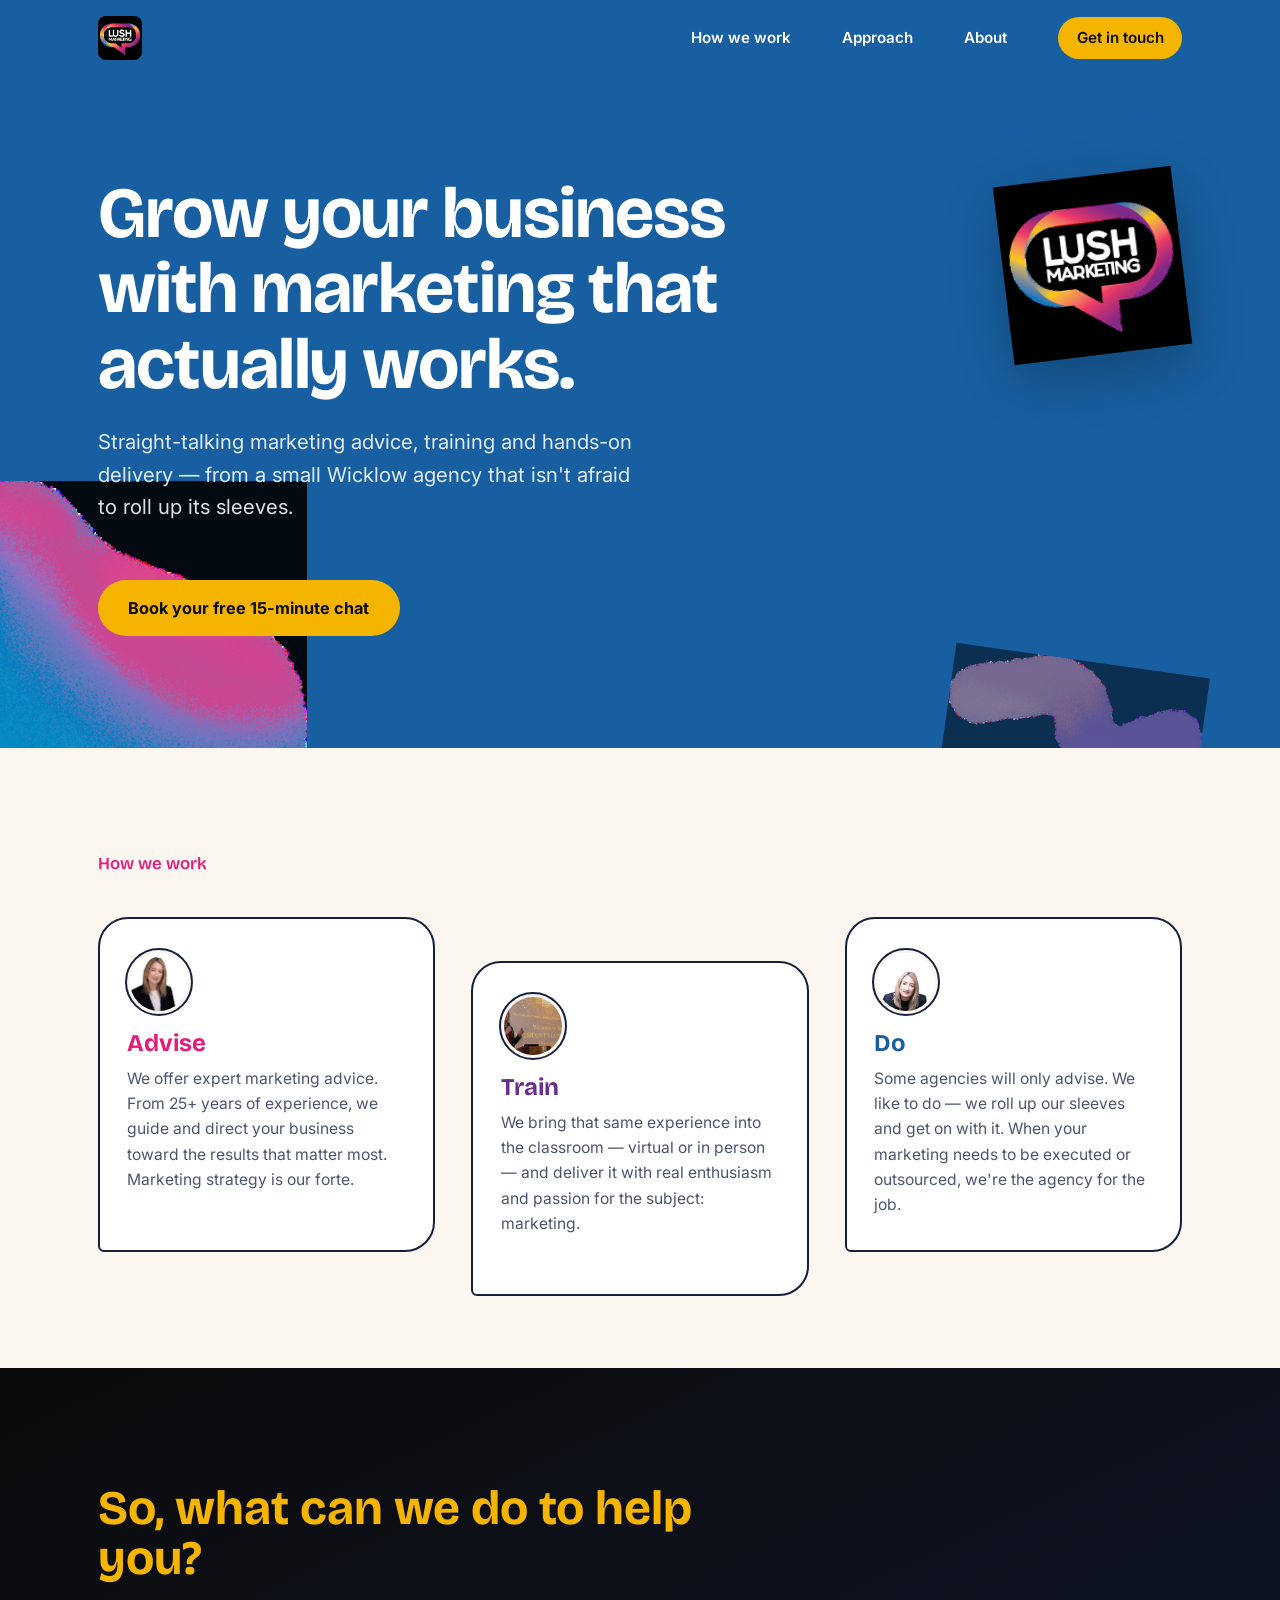
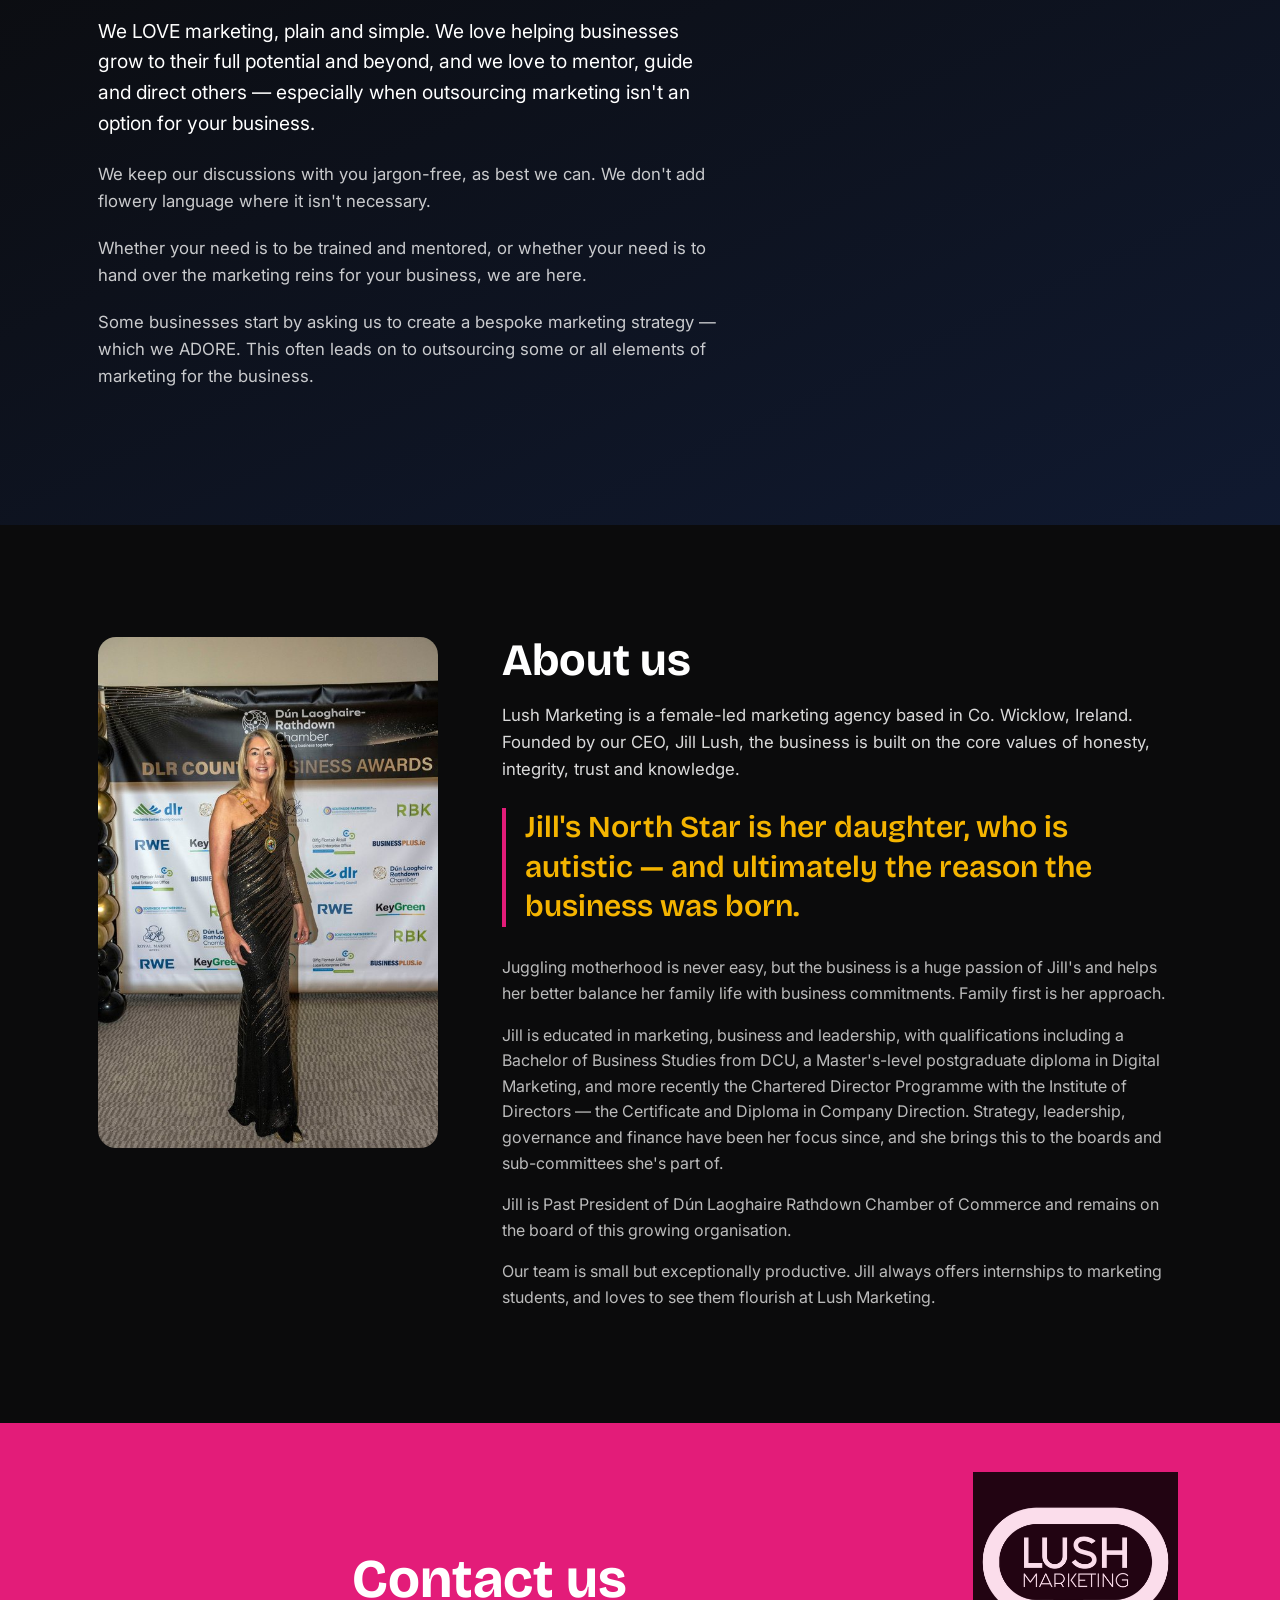
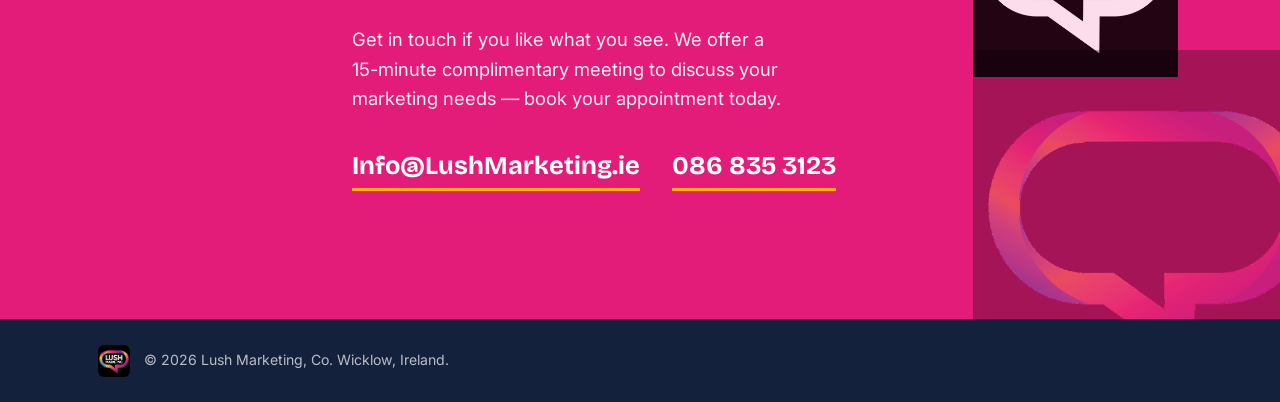
<file: index.html>
<!doctype html>
<html lang="en">
<head>
<meta charset="UTF-8">
<meta name="viewport" content="width=device-width, initial-scale=1">
<title>Lush Marketing — Grow your business with marketing that actually works</title>
<meta name="description" content="Lush Marketing is a female-led marketing agency in Co. Wicklow, Ireland. We advise, train, and do the hands-on work — plain-spoken marketing strategy and delivery.">
<link rel="icon" href="images/logo.png">
<link rel="preconnect" href="https://fonts.googleapis.com">
<link rel="preconnect" href="https://fonts.gstatic.com" crossorigin>
<link href="https://fonts.googleapis.com/css2?family=Bricolage+Grotesque:opsz,wght@12..96,400;12..96,500;12..96,600;12..96,700;12..96,800&family=Inter:wght@400;500;600;700&display=swap" rel="stylesheet">
<link rel="stylesheet" href="styles.css">
</head>
<body>

<a class="skip-link" href="#main">Skip to content</a>

<header class="site-header" id="siteHeader">
  <div class="wrap header-inner">
    <a href="#top" class="brand">
      <img src="images/logo.png" alt="Lush Marketing" width="44" height="44">
    </a>
    <nav class="site-nav" aria-label="Primary">
      <a href="#how-we-work">How we work</a>
      <a href="#approach">Approach</a>
      <a href="#about">About</a>
      <a href="#contact" class="nav-cta">Get in touch</a>
    </nav>
  </div>
</header>

<main id="main">

  <!-- HERO -->
  <section class="hero" id="top">
    <img class="hero-blob hero-blob--one" src="images/blob-teal-pink.png" alt="" aria-hidden="true">
    <img class="hero-blob hero-blob--two" src="images/blob-wide.png" alt="" aria-hidden="true">
    <div class="wrap hero-inner">
      <div class="hero-copy">
        <h1 id="heroHeadline" class="skeleton-text">Grow your business with marketing that actually works.</h1>
        <p id="heroSubhead" class="hero-subhead skeleton-text">Straight-talking marketing advice, training and hands-on delivery — from a small Wicklow agency that isn't afraid to roll up its sleeves.</p>
        <a id="heroCta" class="button button--marigold" href="mailto:Info@LushMarketing.ie">Book your free 15-minute chat</a>
      </div>
      <img class="hero-logo-sticker" src="images/logo.png" alt="" aria-hidden="true">
    </div>
  </section>

  <!-- ADVISE / TRAIN / DO -->
  <section class="pillars" id="how-we-work">
    <div class="wrap">
      <p class="section-intro">How we work</p>
      <div class="bubble-row" id="pillarsRow">
        <!-- populated by script.js, static fallback below -->
        <article class="bubble bubble--one">
          <img src="images/jill-advise.jpg" alt="Jill Lush, marketing advisor" loading="lazy">
          <h3>Advise</h3>
          <p>We offer expert marketing advice. From 25+ years of experience, we guide and direct your business toward the results that matter most. Marketing strategy is our forte.</p>
        </article>
        <article class="bubble bubble--two">
          <img src="images/jill-train.jpg" alt="Jill Lush presenting at a business event" loading="lazy">
          <h3>Train</h3>
          <p>We bring that same experience into the classroom — virtual or in person — and deliver it with real enthusiasm and passion for the subject: marketing.</p>
        </article>
        <article class="bubble bubble--three">
          <img src="images/jill-do.jpg" alt="Jill Lush, hands-on marketing delivery" loading="lazy">
          <h3>Do</h3>
          <p>Some agencies will only advise. We like to do — we roll up our sleeves and get on with it. When your marketing needs to be executed or outsourced, we're the agency for the job.</p>
        </article>
      </div>
    </div>
  </section>

  <!-- APPROACH -->
  <section class="approach" id="approach">
    <div class="wrap approach-inner">
      <h2 id="approachHeading">So, what can we do to help you?</h2>
      <div id="approachBody" class="approach-body">
        <p class="lead">We LOVE marketing, plain and simple. We love helping businesses grow to their full potential and beyond, and we love to mentor, guide and direct others — especially when outsourcing marketing isn't an option for your business.</p>
        <p>We keep our discussions with you jargon-free, as best we can. We don't add flowery language where it isn't necessary.</p>
        <p>Whether your need is to be trained and mentored, or whether your need is to hand over the marketing reins for your business, we are here.</p>
        <p>Some businesses start by asking us to create a bespoke marketing strategy — which we ADORE. This often leads on to outsourcing some or all elements of marketing for the business.</p>
      </div>
    </div>
  </section>

  <!-- ABOUT -->
  <section class="about" id="about">
    <div class="wrap about-inner">
      <div class="about-media">
        <img src="images/jill-about.jpg" alt="Jill Lush, founder and CEO of Lush Marketing, at the DLR County Business Awards" loading="lazy">
      </div>
      <div class="about-copy">
        <h2 id="aboutHeading">About us</h2>
        <p id="aboutIntro">Lush Marketing is a female-led marketing agency based in Co. Wicklow, Ireland. Founded by our CEO, Jill Lush, the business is built on the core values of honesty, integrity, trust and knowledge.</p>
        <blockquote id="aboutQuote">Jill's North Star is her daughter, who is autistic — and ultimately the reason the business was born.</blockquote>
        <div id="aboutParagraphs" class="about-paragraphs">
          <p>Juggling motherhood is never easy, but the business is a huge passion of Jill's and helps her better balance her family life with business commitments. Family first is her approach.</p>
          <p>Jill is educated in marketing, business and leadership, with qualifications including a Bachelor of Business Studies from DCU, a Master's-level postgraduate diploma in Digital Marketing, and more recently the Chartered Director Programme with the Institute of Directors — the Certificate and Diploma in Company Direction. Strategy, leadership, governance and finance have been her focus since, and she brings this to the boards and sub-committees she's part of.</p>
          <p>Jill is Past President of Dún Laoghaire Rathdown Chamber of Commerce and remains on the board of this growing organisation.</p>
          <p>Our team is small but exceptionally productive. Jill always offers internships to marketing students, and loves to see them flourish at Lush Marketing.</p>
        </div>
      </div>
    </div>
  </section>

  <!-- CONTACT -->
  <section class="contact" id="contact">
    <img class="contact-squiggle" src="images/squiggle.png" alt="" aria-hidden="true">
    <img class="contact-ring" src="images/ring-outline.png" alt="" aria-hidden="true">
    <div class="wrap contact-inner">
      <h2 id="contactHeading">Contact us</h2>
      <p id="contactBody">Get in touch if you like what you see. We offer a 15-minute complimentary meeting to discuss your marketing needs — book your appointment today.</p>
      <div class="contact-links">
        <a id="contactEmail" href="mailto:Info@LushMarketing.ie">Info@LushMarketing.ie</a>
        <a id="contactPhone" href="tel:0868353123">086 835 3123</a>
      </div>
    </div>
  </section>

</main>

<footer class="site-footer">
  <div class="wrap footer-inner">
    <img src="images/logo.png" alt="Lush Marketing" width="32" height="32">
    <p>&copy; <span id="year"></span> Lush Marketing, Co. Wicklow, Ireland.</p>
  </div>
</footer>

<script src="script.js"></script>
</body>
</html>
</file>
<file: styles.css>
/* ============================================
   Lush Marketing — design tokens
   ============================================ */
:root {
  --hero-blue: #175FA0;
  --magenta: #E31C79;
  --violet: #6B2E8C;
  --marigold: #F4B400;
  --near-black: #0B0B0C;
  --paper: #FBF6EF;
  --ink: #14213D;
  --ink-soft: #4A5570;

  --font-display: "Bricolage Grotesque", system-ui, sans-serif;
  --font-body: "Inter", system-ui, -apple-system, sans-serif;

  --max: 1180px;
  --pad: clamp(1.25rem, 4vw, 3rem);
}

/* ============================================
   Reset
   ============================================ */
*, *::before, *::after { box-sizing: border-box; }
html { scroll-behavior: smooth; }
body {
  margin: 0;
  font-family: var(--font-body);
  color: var(--ink);
  background: var(--paper);
  line-height: 1.6;
  -webkit-font-smoothing: antialiased;
}
img { max-width: 100%; display: block; }
a { color: inherit; }
h1, h2, h3 { font-family: var(--font-display); margin: 0; line-height: 1.05; }
p { margin: 0 0 1em; }
p:last-child { margin-bottom: 0; }
.wrap { max-width: var(--max); margin: 0 auto; padding: 0 var(--pad); }

.skip-link {
  position: absolute; left: -999px; top: 0;
  background: var(--marigold); color: var(--near-black);
  padding: .75rem 1.25rem; z-index: 999; font-weight: 600;
}
.skip-link:focus { left: var(--pad); top: 1rem; }

@media (prefers-reduced-motion: reduce) {
  html { scroll-behavior: auto; }
  * { animation-duration: 0.01ms !important; transition-duration: 0.01ms !important; }
}

:focus-visible {
  outline: 3px solid var(--marigold);
  outline-offset: 3px;
}

/* ============================================
   Buttons
   ============================================ */
.button {
  display: inline-block;
  font-family: var(--font-body);
  font-weight: 700;
  font-size: 1.02rem;
  padding: .95rem 1.9rem;
  border-radius: 999px;
  text-decoration: none;
  transition: transform .15s ease, box-shadow .15s ease;
}
.button--marigold {
  background: var(--marigold);
  color: var(--near-black);
}
.button--marigold:hover { transform: translateY(-2px); box-shadow: 0 10px 24px rgba(244,180,0,.35); }

/* ============================================
   Header
   ============================================ */
.site-header {
  position: fixed; top: 0; left: 0; right: 0; z-index: 100;
  padding: 1rem 0;
  transition: background .25s ease, padding .25s ease, box-shadow .25s ease;
}
.site-header.is-scrolled {
  background: rgba(251,246,239,.92);
  backdrop-filter: blur(8px);
  padding: .6rem 0;
  box-shadow: 0 1px 0 rgba(20,33,61,.08);
}
.header-inner { display: flex; align-items: center; justify-content: space-between; }
.brand img { border-radius: 8px; }
.site-nav { display: flex; align-items: center; gap: clamp(1rem, 2vw, 2rem); font-weight: 600; font-size: .95rem; }
.site-nav a { text-decoration: none; color: #fff; margin-left: clamp(1rem, 2vw, 2rem); }
.site-nav a:first-child { margin-left: 0; }
.site-header.is-scrolled .site-nav a { color: var(--ink); }
.site-nav a:hover { color: var(--marigold); }
.site-header.is-scrolled .site-nav a:hover { color: var(--magenta); }
.nav-cta {
  background: var(--marigold);
  color: var(--near-black) !important;
  padding: .55rem 1.15rem;
  border-radius: 999px;
}
@media (max-width: 640px) {
  .site-nav a:not(.nav-cta) { display: none; }
}

/* ============================================
   Hero
   ============================================ */
.hero {
  position: relative;
  background: var(--hero-blue);
  color: #fff;
  overflow: hidden;
  padding: clamp(7.5rem, 16vw, 11rem) 0 clamp(5rem, 10vw, 7rem);
}
.hero-inner {
  position: relative;
  z-index: 2;
  display: grid;
  grid-template-columns: 1fr auto;
  gap: 2rem;
  align-items: start;
}
.hero-copy { max-width: 46rem; }
.hero h1 {
  font-size: clamp(2.6rem, 5.6vw, 4.9rem);
  font-weight: 700;
  letter-spacing: -0.015em;
}
.hero-subhead {
  margin-top: 1.5rem;
  font-size: clamp(1.05rem, 1.6vw, 1.3rem);
  max-width: 34rem;
  color: rgba(255,255,255,.88);
}
.hero .button { margin-top: 2.2rem; }
.hero-logo-sticker {
  width: clamp(120px, 14vw, 200px);
  transform: rotate(-7deg);
  filter: drop-shadow(0 18px 30px rgba(0,0,0,.25));
  justify-self: end;
}
.hero-blob {
  position: absolute;
  z-index: 1;
  pointer-events: none;
}
.hero-blob--one {
  width: clamp(220px, 30vw, 420px);
  left: -6%;
  bottom: -12%;
  opacity: .9;
}
.hero-blob--two {
  width: clamp(160px, 20vw, 280px);
  right: 6%;
  bottom: -4%;
  opacity: .5;
  transform: rotate(8deg);
}
@media (max-width: 760px) {
  .hero-inner { grid-template-columns: 1fr; }
  .hero-logo-sticker { justify-self: start; width: 110px; margin-top: .5rem; }
}

/* ============================================
   Section intro label (sentence case, not shouty)
   ============================================ */
.section-intro {
  font-family: var(--font-display);
  font-weight: 600;
  font-size: 1.05rem;
  color: var(--magenta);
  margin: 0 0 .5rem;
}

/* ============================================
   Pillars — speech-bubble trio
   ============================================ */
.pillars {
  background: var(--paper);
  padding: clamp(4.5rem, 8vw, 7rem) 0 clamp(5.5rem, 9vw, 8rem);
}
.bubble-row {
  margin-top: 2.5rem;
  display: grid;
  grid-template-columns: repeat(3, 1fr);
  gap: clamp(1.5rem, 3vw, 2.25rem);
}
.bubble {
  background: #fff;
  border: 2px solid var(--ink);
  border-radius: 30px 30px 30px 6px;
  padding: 1.9rem 1.7rem 2.1rem;
  position: relative;
}
.bubble--one { transform: translateY(0); }
.bubble--two { transform: translateY(clamp(0px, 4vw, 2.75rem)); }
.bubble--three { transform: translateY(clamp(0px, -1vw, -0.5rem)); }
.bubble img {
  width: 64px; height: 64px;
  border-radius: 50%;
  object-fit: cover;
  object-position: top center;
  margin-bottom: 1.1rem;
  border: 3px solid var(--paper);
  outline: 2px solid var(--ink);
}
.bubble h3 {
  font-size: 1.5rem;
  margin-bottom: .6rem;
}
.bubble--one h3 { color: var(--magenta); }
.bubble--two h3 { color: var(--violet); }
.bubble--three h3 { color: var(--hero-blue); }
.bubble p { color: var(--ink-soft); font-size: .98rem; }

@media (max-width: 820px) {
  .bubble-row { grid-template-columns: 1fr; }
  .bubble--one, .bubble--two, .bubble--three { transform: none; }
}

/* ============================================
   Approach — dark full-bleed
   ============================================ */
.approach {
  background:
    linear-gradient(155deg, rgba(11,11,12,.88), rgba(16,26,50,.94)),
    var(--near-black);
  color: #fff;
  padding: clamp(5rem, 9vw, 8rem) 0;
}
.approach h2 {
  font-size: clamp(2rem, 4vw, 3rem);
  max-width: 20ch;
  color: var(--marigold);
}
.approach-body {
  margin-top: 2rem;
  max-width: 62ch;
}
.approach-body .lead {
  font-size: 1.2rem;
  color: #fff;
}
.approach-body p:not(.lead) {
  color: rgba(255,255,255,.78);
}
.approach-body p { font-size: 1.05rem; margin-bottom: 1.2em; }

/* ============================================
   About
   ============================================ */
.about {
  background: var(--near-black);
  color: #fff;
  padding: clamp(4.5rem, 9vw, 7rem) 0;
}
.about-inner {
  display: grid;
  grid-template-columns: minmax(220px, 340px) 1fr;
  gap: clamp(2rem, 5vw, 4.5rem);
  align-items: start;
}
.about-media img {
  border-radius: 18px;
  width: 100%;
  aspect-ratio: 546/820;
  object-fit: cover;
  object-position: top center;
}
.about-copy h2 { font-size: clamp(2rem, 3.6vw, 2.8rem); margin-bottom: 1.1rem; }
.about-copy > p { color: rgba(255,255,255,.85); font-size: 1.05rem; }
blockquote {
  font-family: var(--font-display);
  font-weight: 600;
  font-style: normal;
  font-size: clamp(1.4rem, 2.4vw, 1.9rem);
  color: var(--marigold);
  margin: 1.6rem 0 1.8rem;
  padding-left: 1.2rem;
  border-left: 4px solid var(--magenta);
  line-height: 1.3;
}
.about-paragraphs p { color: rgba(255,255,255,.72); font-size: 1rem; }

@media (max-width: 760px) {
  .about-inner { grid-template-columns: 1fr; }
  .about-media { max-width: 260px; }
}

/* ============================================
   Contact
   ============================================ */
.contact {
  position: relative;
  overflow: hidden;
  background: var(--magenta);
  color: #fff;
  padding: clamp(5rem, 10vw, 8rem) 0;
  text-align: left;
}
.contact-inner { position: relative; z-index: 2; max-width: 42rem; }
.contact h2 { font-size: clamp(2.2rem, 5vw, 3.4rem); margin-bottom: 1.1rem; }
.contact p { font-size: 1.15rem; color: rgba(255,255,255,.92); max-width: 36ch; }
.contact-links {
  margin-top: 2rem;
  display: flex;
  flex-wrap: wrap;
  gap: 1.2rem 2rem;
}
.contact-links a {
  font-family: var(--font-display);
  font-weight: 700;
  font-size: clamp(1.2rem, 2.4vw, 1.6rem);
  text-decoration: none;
  border-bottom: 3px solid var(--marigold);
  padding-bottom: .1rem;
}
.contact-links a:hover { color: var(--marigold); }
.contact-squiggle {
  position: absolute; z-index: 1;
  width: clamp(140px, 16vw, 220px);
  right: 8%;
  top: 10%;
  opacity: .85;
}
.contact-ring {
  position: absolute; z-index: 1;
  width: clamp(220px, 28vw, 380px);
  right: -4%;
  bottom: -18%;
  opacity: .28;
}

/* ============================================
   Footer
   ============================================ */
.site-footer {
  background: var(--ink);
  color: rgba(255,255,255,.7);
  padding: 1.6rem 0;
}
.footer-inner {
  display: flex;
  align-items: center;
  gap: .9rem;
  font-size: .88rem;
}
.footer-inner img { border-radius: 6px; }
.footer-inner p { margin: 0; }

/* ============================================
   Content loading state
   ============================================ */
.skeleton-text { transition: opacity .3s ease; }
body.content-loading .skeleton-text { opacity: .55; }
</file>
